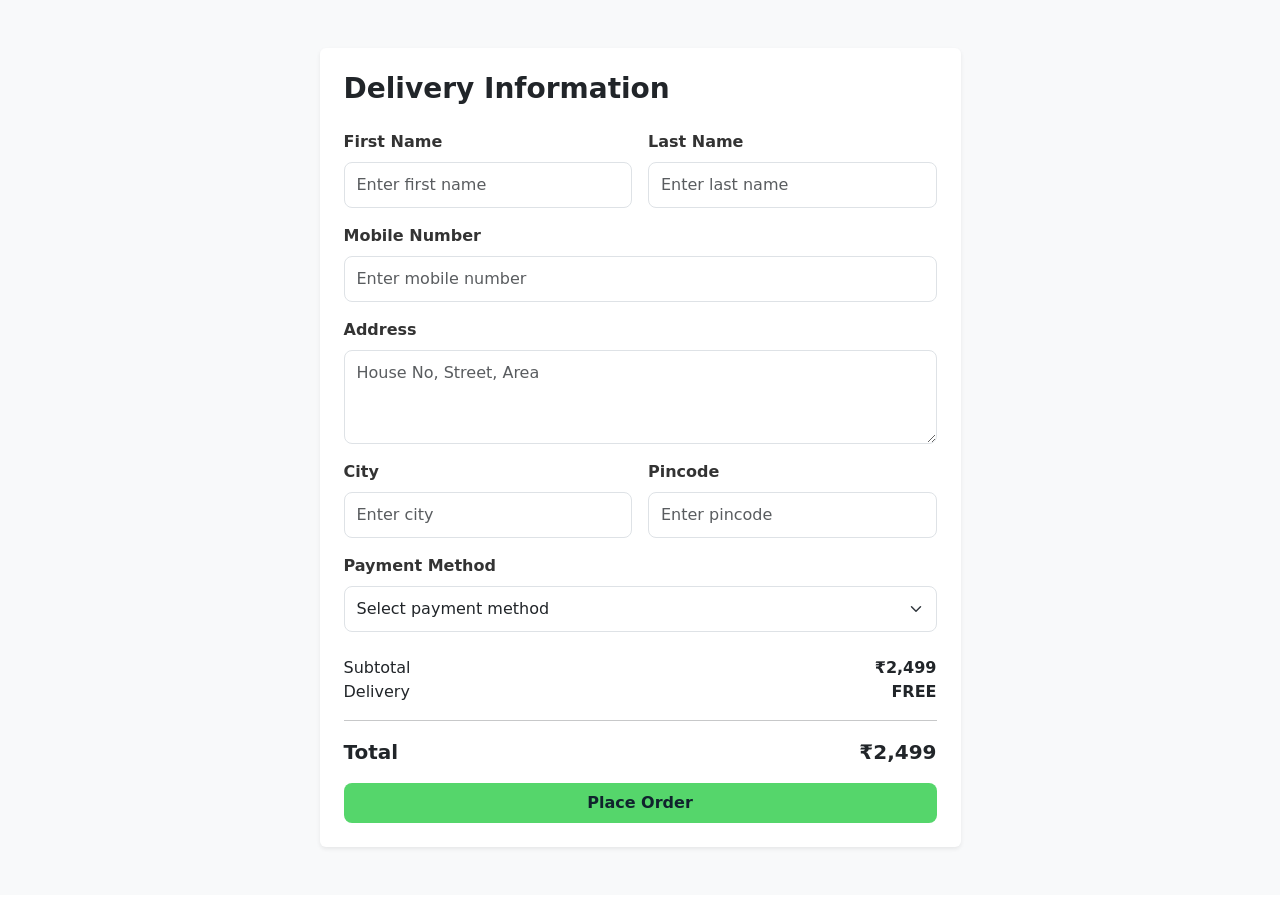
<file: addres.html>
<!DOCTYPE html>
<html lang="en">

<head>
    <meta charset="UTF-8">
    <meta name="viewport" content="width=device-width, initial-scale=1.0">
    <title>informatin</title>
    <link href="https://cdn.jsdelivr.net/npm/bootstrap@5.3.8/dist/css/bootstrap.min.css" rel="stylesheet"
        integrity="sha384-sRIl4kxILFvY47J16cr9ZwB07vP4J8+LH7qKQnuqkuIAvNWLzeN8tE5YBujZqJLB" crossorigin="anonymous">
    <link rel="stylesheet" href="./address.css">
</head>

<body>
    <section class="py-5 bg-light">
        <div class="container">

            <div class="row justify-content-center">
                <div class="col-lg-7">

                    <div class="card border-0 shadow-sm p-4">
                        <h3 class="fw-bold mb-4">Delivery Information</h3>

                        <form>

                            <div class="row g-3">

                                <div class="col-md-6">
                                    <label class="form-label">First Name</label>
                                    <input type="text" class="form-control" placeholder="Enter first name">
                                </div>

                                <div class="col-md-6">
                                    <label class="form-label">Last Name</label>
                                    <input type="text" class="form-control" placeholder="Enter last name">
                                </div>

                                <div class="col-12">
                                    <label class="form-label">Mobile Number</label>
                                    <input type="tel" class="form-control" placeholder="Enter mobile number">
                                </div>

                                <div class="col-12">
                                    <label class="form-label">Address</label>
                                    <textarea class="form-control" rows="3"
                                        placeholder="House No, Street, Area"></textarea>
                                </div>

                                <div class="col-md-6">
                                    <label class="form-label">City</label>
                                    <input type="text" class="form-control" placeholder="Enter city">
                                </div>

                                <div class="col-md-6">
                                    <label class="form-label">Pincode</label>
                                    <input type="text" class="form-control" placeholder="Enter pincode">
                                </div>

                                <div class="col-12">
                                    <label class="form-label">Payment Method</label>

                                    <select class="form-select">
                                        <option selected>Select payment method</option>
                                        <option>Cash on Delivery</option>
                                        <option>UPI</option>
                                        <option>Credit / Debit Card</option>
                                    </select>
                                </div>

                                <div class="col-12 mt-4">
                                    <div class="d-flex justify-content-between">
                                        <span>Subtotal</span>
                                        <strong>₹2,499</strong>
                                    </div>

                                    <div class="d-flex justify-content-between">
                                        <span>Delivery</span>
                                        <strong>FREE</strong>
                                    </div>

                                    <hr>

                                    <div class="d-flex justify-content-between fs-5">
                                        <strong>Total</strong>
                                        <strong>₹2,499</strong>
                                    </div>
                                </div>

                                <div class="col-12">
                                    <button type="submit" class="btn btn-success w-100 py-2">
                                        Place Order
                                    </button>
                                </div>

                            </div>

                        </form>
                    </div>

                </div>
            </div>

        </div>
    </section>
    <script src="https://cdn.jsdelivr.net/npm/bootstrap@5.3.8/dist/js/bootstrap.bundle.min.js"
        integrity="sha384-FKyoEForCGlyvwx9Hj09JcYn3nv7wiPVlz7YYwJrWVcXK/BmnVDxM+D2scQbITxI"
        crossorigin="anonymous"></script>
</body>

</html>
</file>
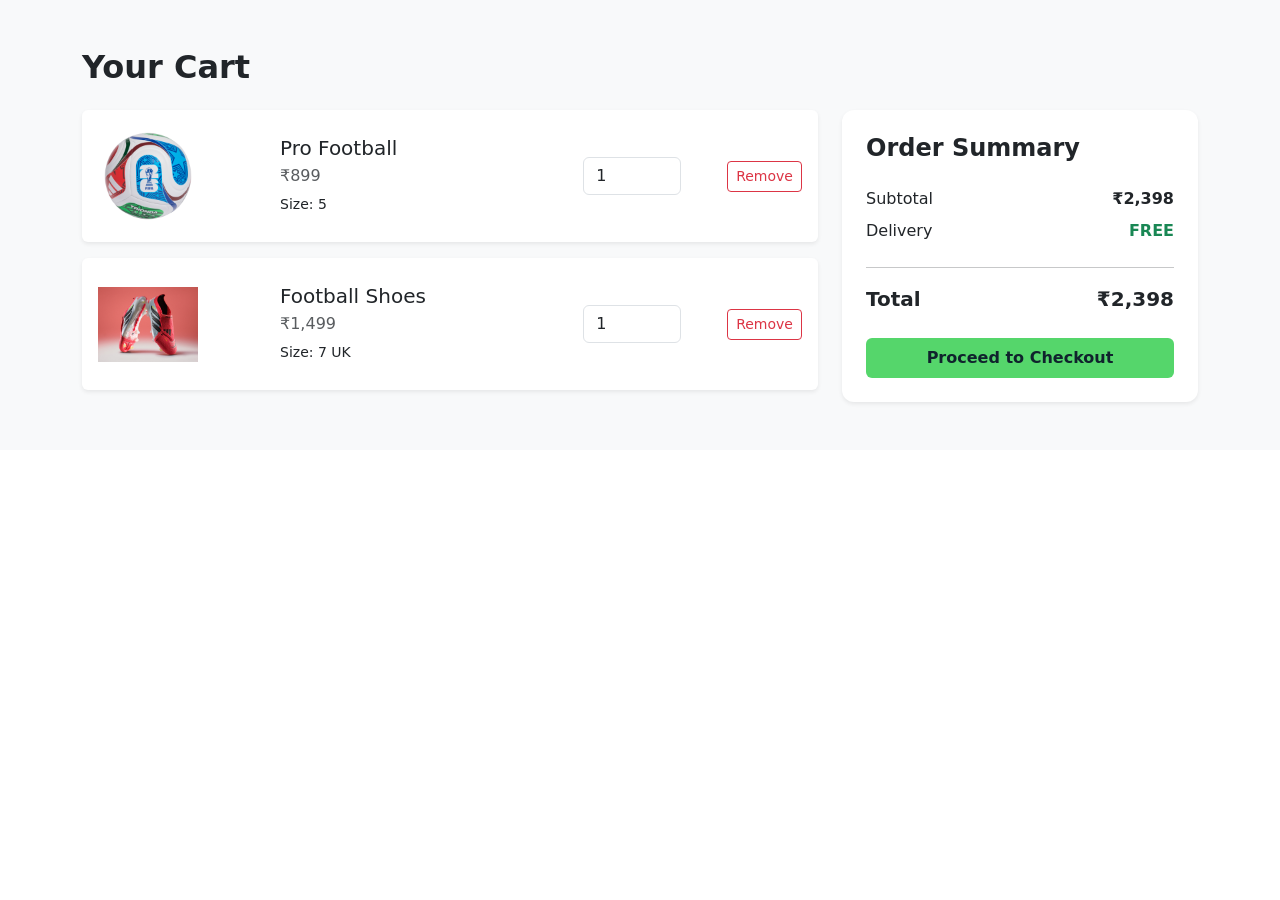
<file: card1.html>
<!DOCTYPE html>
<html lang="en">
<head>
    <meta charset="UTF-8">
    <meta name="viewport" content="width=device-width, initial-scale=1.0">
    <title>my bag</title>
    <link href="https://cdn.jsdelivr.net/npm/bootstrap@5.3.8/dist/css/bootstrap.min.css" rel="stylesheet"
        integrity="sha384-sRIl4kxILFvY47J16cr9ZwB07vP4J8+LH7qKQnuqkuIAvNWLzeN8tE5YBujZqJLB" crossorigin="anonymous">
    <link rel="stylesheet" href="./cart1.css">

</head>
<body>
    <section class="py-5 bg-light">
  <div class="container">

    <h2 class="fw-bold mb-4">Your Cart</h2>

    <div class="row g-4">

      <!-- Cart Items -->
      <div class="col-lg-8">

        <div class="card border-0 shadow-sm mb-3 p-3">
          <div class="row align-items-center">

            <div class="col-3">
              <img src="./football.png"
                   class="img-fluid cart-img"
                   alt="Football">
            </div>

            <div class="col-5">
              <h5 class="mb-1">Pro Football</h5>
              <p class="text-muted mb-1">₹899</p>
              <small>Size: 5</small>
            </div>

            <div class="col-2">
              <input type="number"
                     class="form-control"
                     value="1"
                     min="1">
            </div>

            <div class="col-2 text-end">
              <button class="btn btn-outline-danger btn-sm">
                Remove
              </button>
            </div>

          </div>
        </div>

        <div class="card border-0 shadow-sm p-3">
          <div class="row align-items-center">

            <div class="col-3">
              <img src="./adidas-shoes.png"
                   class="img-fluid cart-img"
                   alt="Football Shoes">
            </div>

            <div class="col-5">
              <h5 class="mb-1">Football Shoes</h5>
              <p class="text-muted mb-1">₹1,499</p>
              <small>Size: 7 UK</small>
            </div>

            <div class="col-2">
              <input type="number"
                     class="form-control"
                     value="1"
                     min="1">
            </div>

            <div class="col-2 text-end">
              <button class="btn btn-outline-danger btn-sm">
                Remove
              </button>
            </div>

          </div>
        </div>

      </div>

      <!-- Order Summary -->
      <div class="col-lg-4">

        <div class="card border-0 shadow-sm p-4 cart-summary">

          <h4 class="fw-bold mb-4">Order Summary</h4>

          <div class="d-flex justify-content-between mb-2">
            <span>Subtotal</span>
            <strong>₹2,398</strong>
          </div>

          <div class="d-flex justify-content-between mb-2">
            <span>Delivery</span>
            <strong class="text-success">FREE</strong>
          </div>

          <hr>

          <div class="d-flex justify-content-between fs-5 mb-4">
            <strong>Total</strong>
            <strong>₹2,398</strong>
          </div>

          <button class="btn btn-success w-100 py-2">
            Proceed to Checkout
          </button>

        </div>

      </div>

    </div>
  </div>
</section>
    
</body>
</html>
</file>
<file: address.css>
.checkout-card {
    border-radius: 15px;
    background-color: #ffffff;
}

.checkout-card h3 {
    color: #10232D;
}

.form-label {
    font-weight: 600;
    color: #333;
}

.form-control,
.form-select {
    border-radius: 8px;
    padding: 10px 12px;
}

.form-control:focus,
.form-select:focus {
    border-color: #55d66b;
    box-shadow: 0 0 0 0.15rem rgba(85, 214, 107, 0.2);
}

.btn-success {
    background-color: #55d66b;
    border: none;
    color: #10232D;
    font-weight: 600;
    border-radius: 8px;
}

.btn-success:hover {
    background-color: #43c858;
}
</file>
<file: cart1.css>
.cart-img {
    height: 100px;
    width: 100px;
    object-fit: contain;
}

.cart-summary {
    border-radius: 12px;
}

.cart-summary .btn-success {
    background-color: #55d66b;
    border: none;
    color: #10232D;
    font-weight: 600;
}

.cart-summary .btn-success:hover {
    background-color: #43c858;
}
</file>
